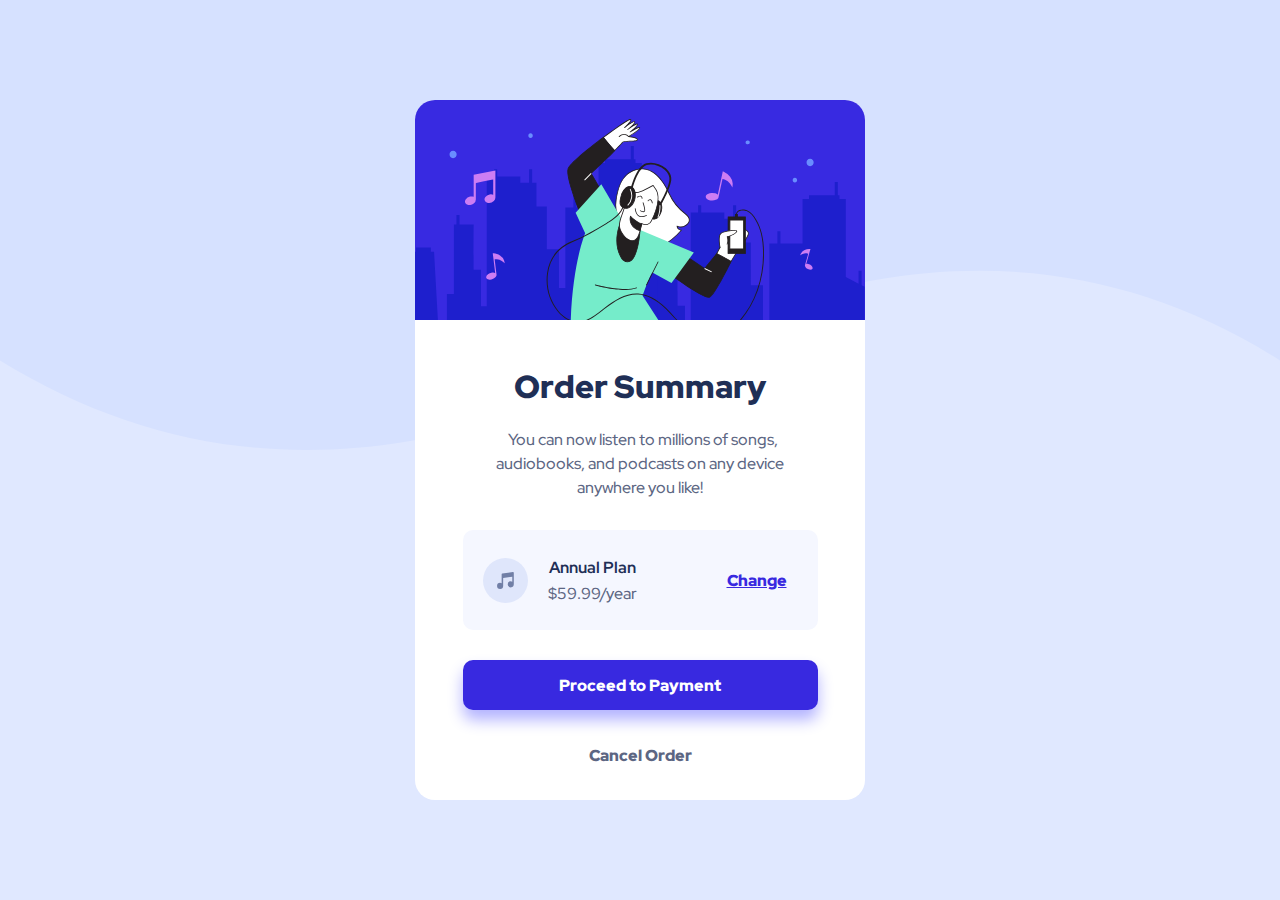
<file: order-summary/index.html>
<!DOCTYPE html>
<html lang="pt-br">

<head>
    <meta charset="UTF-8">
    <meta http-equiv="X-UA-Compatible" content="IE=edge">
    <meta name="viewport" content="width=device-width, initial-scale=1.0">
    <meta name="description" content="Order Summary">
    <meta name="color-scheme" content="light dark">
    <meta name="theme-color" content="#3829e0">
    <link rel="icon" type="image/png" sizes="32x32" href="./images/favicon-32x32.png">
    <title>Order Summary</title>
    <link rel="stylesheet" href="css/style.css" media="all">
    <link rel="stylesheet" href="css/media.css" media="(min-width: 768px)">
    <link rel="stylesheet" href="css/dark.css" media="(prefers-color-scheme: dark)">
</head>

<body>
    <main class="card">
        <img src="./images/illustration-hero.svg" alt="Person listen to music" class="person-music">

        <h1 class="title">Order Summary</h1>
        <p class="description">You can now listen to millions of songs, audiobooks, and podcasts on any device anywhere you like!</p>

        <section class="contract">
            <img src="./images/icon-music.svg" alt="Icon music" class="contract__icon-music-note">

            <div class="contract__plane">
                <h2 class="contract__plane-type">Annual Plan</h2>
                <p class="contract__price">$59.99/year</p>
            </div>

            <a href="#" class="contract__link-change">Change</a>
        </section>

        <button type="submit" class="proceed" onclick="location.reload()">Proceed to Payment</button>
        <a href="#" class="cancel">Cancel Order</a>
    </main>
</body>

</html>
</file>
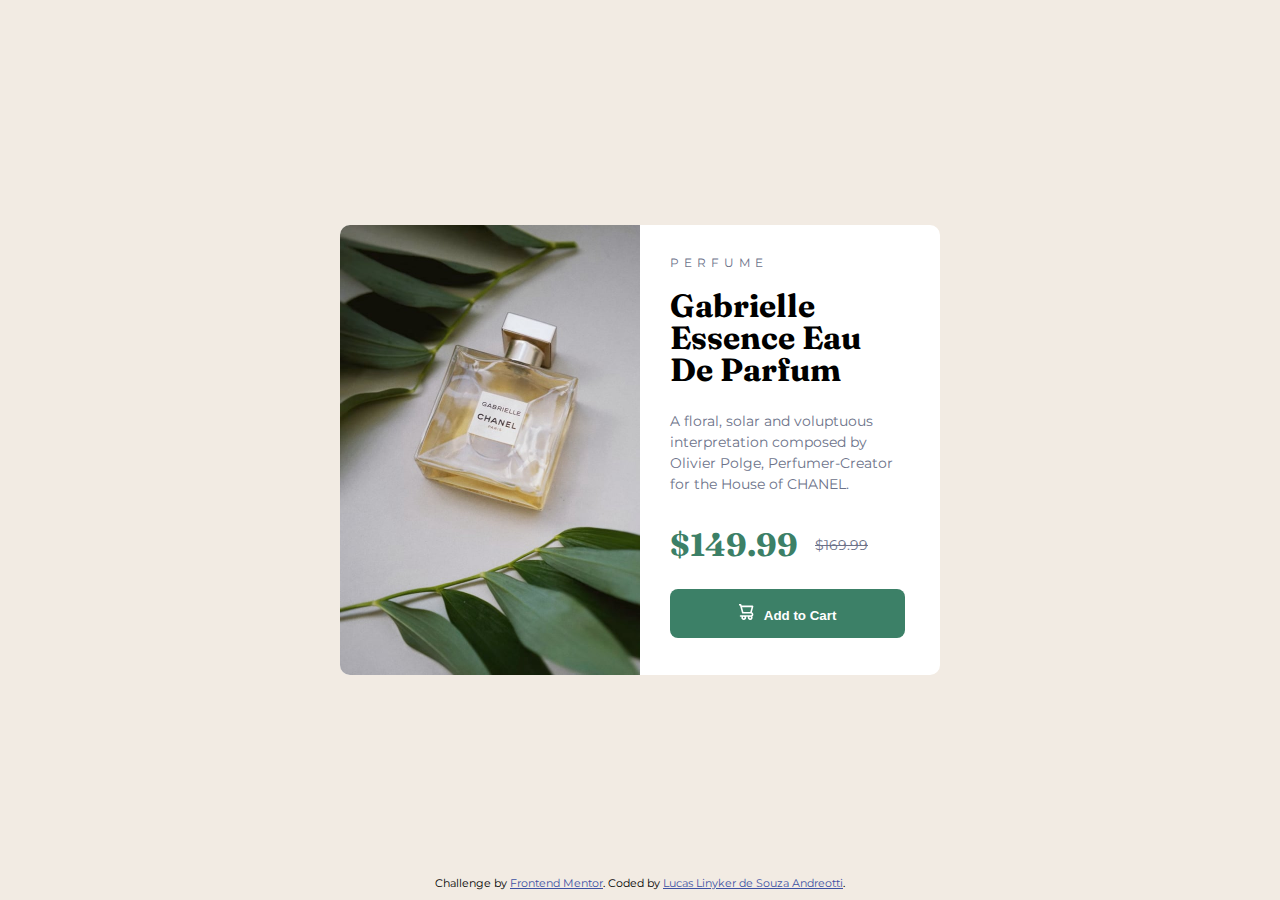
<file: product-preview-card-component/index.html>
<!DOCTYPE html>
<html lang="pt-br">
<head>
    <meta charset="UTF-8">
    <meta name="viewport" content="width=device-width, initial-scale=1.0">
    <meta name="description" content="Preview card component for a Gabrielle Essence Eau De Parfum">
    <link rel="icon" type="image/png" sizes="32x32" href="./images/favicon-32x32.png">
    <title>Frontend Mentor | Product preview card component</title>
    <link rel="stylesheet" href="style.css">
    <link rel="preconnect" href="https://fonts.googleapis.com">
    <link rel="preconnect" href="https://fonts.gstatic.com" crossorigin>
    <link href="https://fonts.googleapis.com/css2?family=Fraunces:wght@700&family=Montserrat:wght@500;700&display=swap" rel="stylesheet">
</head>
<body>
    <main class="card">
        <section class="perfume">
            <picture>
                <source media="(min-width: 768px)" srcset="images/image-product-desktop.jpg">
                <img src="images/image-product-mobile.jpg" alt="Gabrielle Essence Eau De Parfum" class="product">
            </picture>
        </section>
        <section class="description">
            <p class="type">Perfume</p>
            <h1>Gabrielle Essence Eau De Parfum</h1>
            <p class="text">
                A floral, solar and voluptuous interpretation composed by Olivier Polge,
                Perfumer-Creator for the House of CHANEL.
            </p>
            <div>
                <h2 class="current-price">$149.99</h2>
                <p class="price">$169.99</p>
            </div>
            <button type="submit" class="add-to-cart">
                <img src="images/icon-cart.svg" alt="Add to cart">
                Add to Cart
            </button>
        </section>
    </main>
    <footer class="attribution">
        Challenge by <a href="https://www.frontendmentor.io?ref=challenge" target="_blank">Frontend Mentor</a>. 
        Coded by <a href="https://github.com/lucaslinyker/">Lucas Linyker de Souza Andreotti</a>.
    </footer>
</body>
</html>
</file>
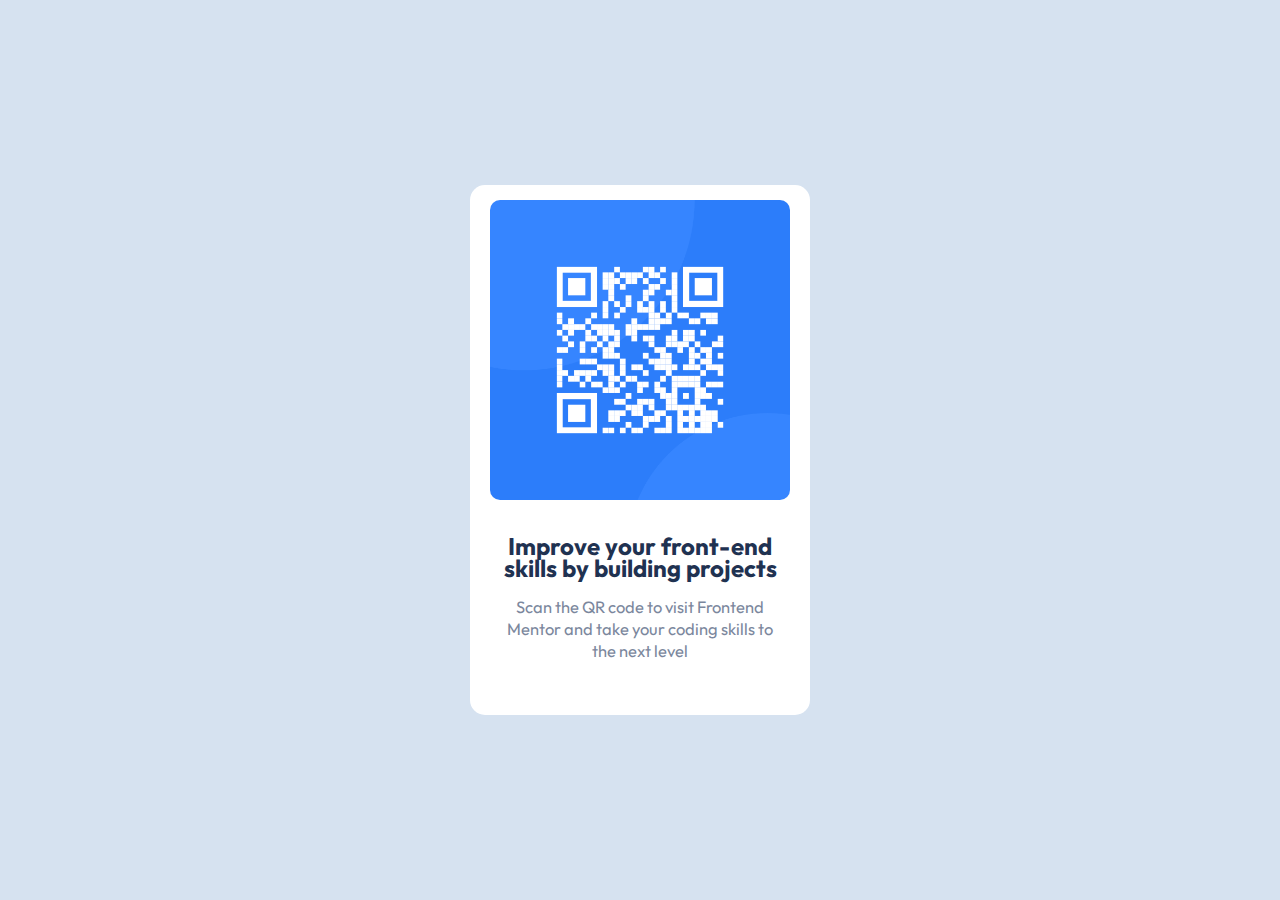
<file: qr-code-card/index.html>
<!DOCTYPE html>
<html lang="pt-br">
<head>
    <meta charset="UTF-8">
    <meta name="viewport" content="width=device-width, initial-scale=1.0">
    <link rel="icon" type="image/png" sizes="32x32" href="./images/favicon-32x32.png">
    <link rel="stylesheet" href="./style.css">
    <title>Frontend Mentor | QR code component</title>
</head>
<body>
    <main>
        <img src="images/image-qr-code.png" alt="Qr Code">
        <h1>Improve your front-end skills by building projects</h1>
        <p>Scan the QR code to visit Frontend
            <br> Mentor and take your coding skills to
            <br> the next level
        </p>
    </main>
</body>
</html>
</file>
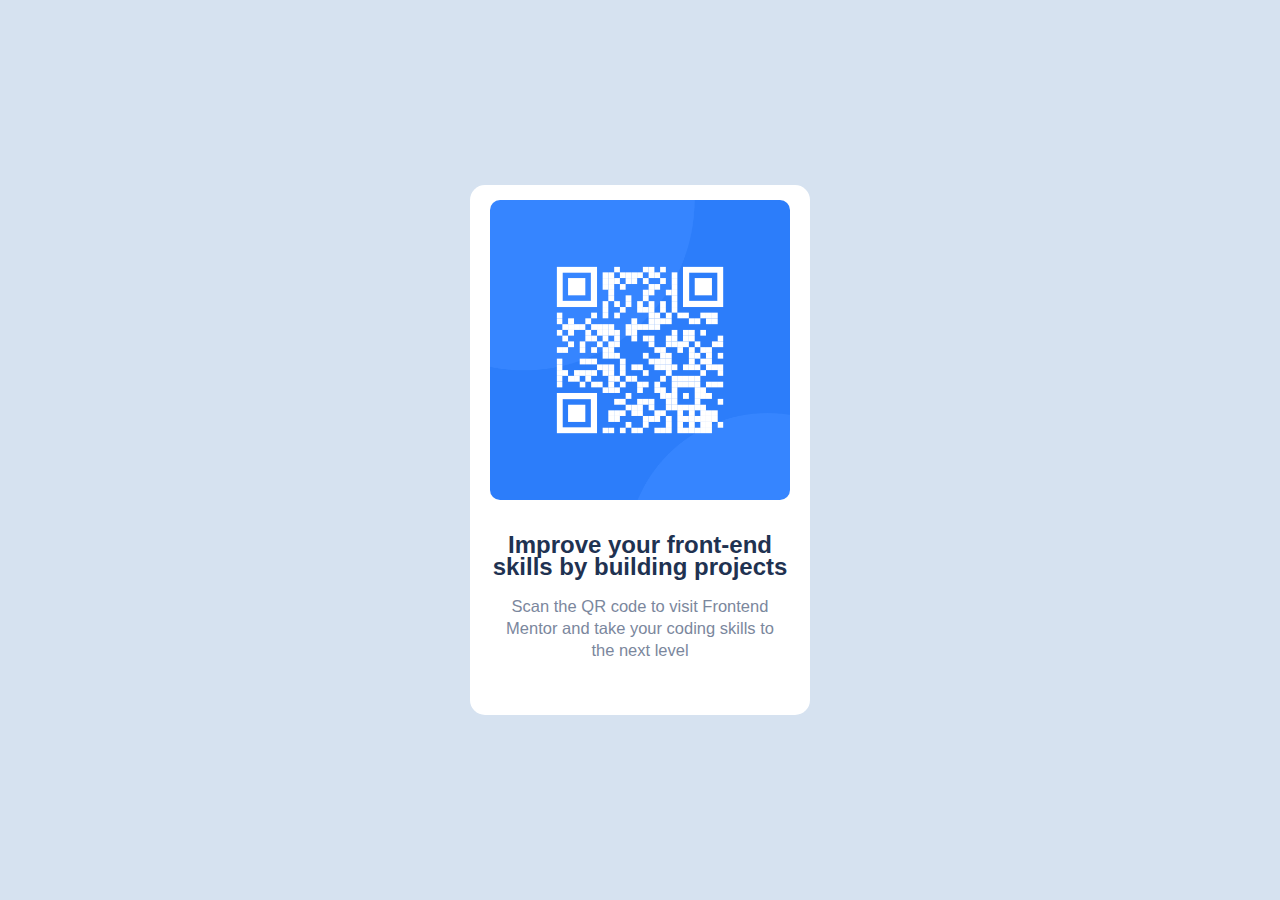
<file: qr-code-component-main/index.html>
<!DOCTYPE html>
<html lang="pt-br">
<head>
    <meta charset="UTF-8">
    <meta name="viewport" content="width=device-width, initial-scale=1.0">
    <link rel="icon" type="image/png" sizes="32x32" href="./images/favicon-32x32.png">
    <link rel="stylesheet" href="./estilo/style.css">
    <title>Frontend Mentor | QR code component</title>
</head>
<body>
    <main>
        <img src="images/image-qr-code.png" alt="Qr Code">
        <h1>Improve your front-end skills by building projects</h1>
        <p>Scan the QR code to visit Frontend
            <br> Mentor and take your coding skills to
            <br> the next level
        </p>
    </main>
</body>
</html>
</file>
<file: order-summary/css/style.css>
@import url('https://fonts.googleapis.com/css2?family=Red+Hat+Display:wght@500;700;900&display=swap');

:root {
    --color0: #e0e8ff;
    --color1: #3829e0;
    --color2: #ffffff;
    --color3: #f5f7ff;
    --color4: #5c6683;
    --color5: #1f2f56;
    --color6: #766cf1;
}

* {
    margin: 0;
    padding: 0;
    box-sizing: border-box;
}

body {
    width: 100%;
    height: 100vh;

    background: var(--color0) url(../images/pattern-bg-mobile.svg) no-repeat;
    background-size: 100vw 30vh;
    background-position: top center;

    color: var(--color4);
    font: 500 16px 'Red Hat Display', sans-serif;

    display: flex;
    align-items: center;
    justify-content: center;
}

.card {
    height: 570px;
    width: 330px;
    border-radius: 20px;
    background-color: var(--color2);
    text-align: center;
}

.card > * {
    width: 280px;
}

.person-music {
    width: 330px;
    height: 161.32px;
    border-radius: 20px 20px 0px 0px;
}

.title {
    margin: 20px auto;
    font-size: 1.5em;
    font-weight: 900;
    color: var(--color5);
}

.description {
    margin: 10px auto;
    text-indent: 5px;
    line-height: 1.5em;
}

.contract {
    margin: 25px auto;
    width: 280px;
    height: 80px;
    border-radius: 10px;
    padding: 15px;
    background-color: var(--color3);

    display: flex;
    /* justify-content: space-between; */
    align-items: center;
}

.contract__icon-music-note {
    width: 45px;
    height: 45px;
    margin-right: 20px;
}

.contract__plane {
    margin-right: 50px;
}

.contract__plane-type {
    font-size: 0.9em;
    color: var(--color5);
}

.contract__price {
    margin-top: 5px;
    font-size: 0.9em;

    color: var(--color4);
}

.contract__link-change {
    color: var(--color1);
    font-weight: 900;
    font-size: 0.9em;
}

.contract__link-change:hover {
    color: var(--color6);
    text-decoration: none;
}

.proceed {
    height: 50px;
    border-width: 0;
    border-radius: 10px;
    background-color: var(--color1);
    color: var(--color2);
    font-family: 'Red Hat Display';
    font-size: 0.9em;
    font-weight: 900;
    box-shadow: 0px 10px 15px 0px rgba(0, 0, 255, 0.3);
}

.proceed:hover {
    cursor: pointer;
    background-color: var(--color6);
}

.cancel {
    margin: 10px auto;
    display: block;
    height: 50px;
    padding: 15px;
    font-weight: 900;
    font-size: 0.9em;
    color: var(--color4);
    text-decoration: none;
}

.cancel:hover {
    color: var(--color5);
}
</file>
<file: order-summary/css/media.css>
body {
    background: var(--color0) url(../images/pattern-bg-desktop.svg) no-repeat;
    background-size: 100vw 50vh;
    background-position: top center;
}

.card {
    width: 450px;
    height: 700px;
}

.card > * {
    width: 355px;
}

.person-music {
    width: 450px;
    height: 220px;
}

.title {
    margin: 40px auto 20px auto;
    font-size: 2em;
}

.description {
    margin: 20px auto;
}

.contract {
    margin: 30px auto;
    padding: 20px;
    height: 100px;
}

.contract__plane {
    margin-right: 90px;
}

.contract__plane-type, .contract__price, .contract__link-change,
.proceed, .cancel {
    font-size: 1em;
}

.cancel {
    margin: 20px auto;
}
</file>
<file: order-summary/css/dark.css>
:root {
    --color0: #0f172f;
    --color1: #aa64ff;
    --color2: #000000;
    --color3: #0c1830;
    --color4: #6f80a5;
    --color5: #c0d1f6;
}

body {
    background: var(--color0) url(../images/pattern-bg-mobile-dark.svg) no-repeat;
    background-size: 100vw 30vh;
    background-position: top center;
}

.person-music {
    filter: hue-rotate(10deg) brightness(80%) saturate(0.6);
}

.contract__icon-music-note {
    filter: brightness(80%);
}

.proceed {
    box-shadow: 0px 10px 10px 0px rgba(170, 100, 255, 0.5);
}

@media (min-width: 768px) {
    body {
        background: var(--color0) url(../images/pattern-bg-desktop-dark.svg) no-repeat;
        background-size: 100vw 50vh;
        background-position: top center;
    }
}
</file>
<file: product-preview-card-component/style.css>
@charset "UTF-8";

:root {
    --color0: #ffffff;
    --color1: #f2ebe3;
    --color2: #6c7289;
    --color3: #3c8067;
    --color4: #2a5a49;
    --color5: #1c232b;

    --font0: 'Montserrat', sans-serif;
    --font1: 'Fraunces', serif;
}

* {
    margin: 0;
    padding: 0;
    box-sizing: border-box;
}

body {
    width: 100vw;
    height: 100vh;
    display: flex;
    justify-content: center;
    align-items: center;

    background-color: var(--color1);
    font-family: var(--font0);
}

main.card {
    width: 343px;
    border-radius: 10px;
    background-color: var(--color0);
}

section.perfume, section img.product {
    height: 240px;
    width: 343px;
    border-radius: 10px 10px 0px 0px;
}

section.description {
    padding: 25px;
    width: 343px;
}

section.description h1 {
    margin-top: 10px;
    width: 295px;
    font-family: var(--font1);
    font-size: 2em;
    line-height: 1em;
}

section.description p {
    width: 295px;
    font-size: 14px;
    color: var(--color2);
}

section.description > p.type {
    text-transform: uppercase;
    letter-spacing: 5px;
    font-size: 12px;
}

section.description > p.text {
    margin-top: 15px;
    line-height: 1.5em;
}

section.description > div {
    display: flex;
    margin-top: 20px;
    width: 295px;
}

div > h2.current-price {
    color: var(--color3);
    font-family: var(--font1);
    font-size: 2em;    
}

div > p.price {
    display: flex;
    padding-left: 17px;
    align-items: center;
    text-decoration: line-through;
}

button.add-to-cart {
    margin-top: 20px;
    width: 295px;
    padding: 15px;
    border: 0px;
    border-radius: 8px;
    background-color: var(--color3);
    color: white;
    font-weight: 700;
}

button.add-to-cart:hover,
button.add-to-cart:active {
    background-color: var(--color4);
    cursor: pointer;
}

button.add-to-cart img {
    margin-right: 7px;
}

footer.attribution {
    position: absolute;
    bottom: 0;
    margin-bottom: 10px;

    font-size: 11px;
    text-align: center;
}

footer.attribution a {
    color: hsl(228, 45%, 44%);
}

@media (min-width: 768px) {
    main.card {
        display: flex;
        width: 600px;
        height: 450px;
    }

    section.perfume, section img.product {
        width: 300px;
        height: 450px;
        border-radius: 10px 0px 0px 10px;
    }

    section.description {
        padding: 30px;
        height: 385px;
    }

    section.description,
    section.description h1,
    section.description p,
    section.description div,
    button.add-to-cart {
        width: 235px;
    }

    section.description h1 {
        margin-top: 20px;
    }

    section.description > p.text {
        margin-top: 25px;
    }

    section.description > div {
        margin-top: 30px;
    }

    button.add-to-cart {
        margin-top: 25px;
    }
}
</file>
<file: qr-code-card/style.css>
@import url('https://fonts.googleapis.com/css2?family=Outfit:wght@400;700&display=swap');

body {
    background-color: hsl(212, 45%, 89%);
    font-family: 'Outfit', sans-serif;
    font-size: 15px;
    margin: 0;

    width: 100%;
    height: 100vh;
    display: flex;
    justify-content: center;
    align-items: center;
}

main {
    background-color: hsl(0, 0%, 100%);
    border-radius: 15px;
    width: 340px;
    height: 530px;
    text-align: center;
}

img {
    margin: 15px;
    border-radius: 10px;
    width: 300px;
    height: 300px;
}

h1, p {
    margin-left: 15px;
    margin-right: 15px;
    line-height: 22px;
}

h1 {
    font-size: 1.6em;
    font-weight: 700;
    color: hsl(218, 44%, 22%);
}

p {
    font-size: 1.1em;
    font-weight: 400;
    color: hsl(220, 15%, 55%);
}
</file>
<file: qr-code-component-main/estilo/style.css>
body {
    background-color: hsl(212, 45%, 89%);
    font-family: Arial, Helvetica, sans-serif;
    font-size: 15px;
    margin: 0;

    width: 100%;
    height: 100vh;
    display: flex;
    justify-content: center;
    align-items: center;
}

main {
    background-color: hsl(0, 0%, 100%);
    border-radius: 15px;
    width: 340px;
    height: 530px;
    text-align: center;
}

img {
    margin: 15px;
    border-radius: 10px;
    width: 300px;
    height: 300px;
}

h1, p {
    margin-left: 15px;
    margin-right: 15px;
    line-height: 22px;
}

h1 {
    font-size: 1.6em;
    font-weight: 700;
    color: hsl(218, 44%, 22%);
}

p {
    font-size: 1.1em;
    font-weight: 400;
    color: hsl(220, 15%, 55%);
}
</file>
